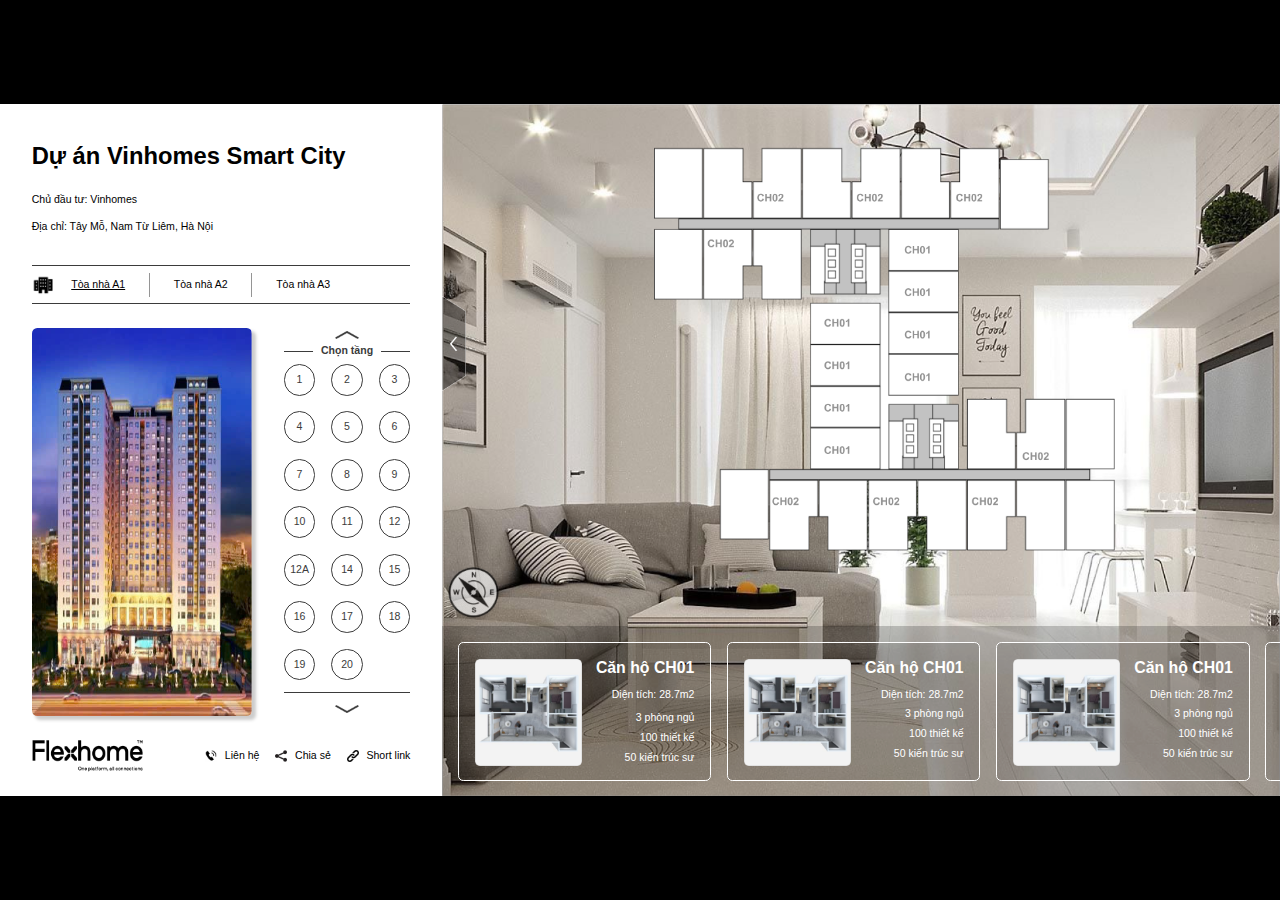
<file: index.html>
<!DOCTYPE html>
<html lang="en">

<head>
    <meta charset="UTF-8">
    <meta name="viewport" content="width=device-width, initial-scale=1.0">
    <title></title>

    <link rel="stylesheet" href="./common.css">
    <link rel="stylesheet" href="./desktop.css">
    <link rel="stylesheet" href="./tablet.css">
    <link rel="stylesheet" href="./mobile.css">


</head>

<body class="flex_center">
    <div class="container">
        <div class="container_left pd_48">
            <h1 class>Dự án Vinhomes Smart City</h1>
            <p class="fs_16 mg_top_36 fs_12_mb mg_top_24_mb">Chủ đầu tư: Vinhomes</p>
            <p class="fs_16 mg_top_24 fs_12_mb">Địa chỉ: Tây Mỗ, Nam Từ Liêm, Hà Nội</p>
            <div class="seclect_tower fs_16  mg_top_48 line_top line_bot mg_top_24_mb ">
                <img src="./imgs/icon-tower 1.png" alt="" class="icon_select mg_r_24">
                <u class="pd_r_36 lh_1125 pd_r_24_mb fs_12_mb">Tòa nhà A1</u>
                <p class="pd_r_36 pd_l_36 bd_l lh_1125 pd_r_24_mb pd_l_24_mb fs_12_mb">Tòa nhà A2</p>
                <p class="pd_l_36 bd_l lh_1125 pd_l_24_mb fs_12_mb">Tòa nhà A3</p>
            </div>
            <div class="content flex_center mg_top_48 mg_t_tb_36 mg_top_24_mb">
                <img src="./imgs/img_tower.jpg" alt="" class="tower_big mg_r_48 bd_r_8">


                <div class="floor_right mg_top_24_mb flex_center">
                    <div class="flex_center">
                        <img src="./imgs/Up.png" alt="" class="icon_u_d_l_r hidden_mb">
                    </div>

                    <!-- <div class="flex_bw ">
                        <div class="line_top"></div>
                        <div class="fs_16">Chọn tầng</div>
                        <div class="line_top"></div>
                    </div> -->
                    <!-- chon tang -->
                    <div>
                        <img src="./imgs/left.png" alt="" class="icon_u_d_l_r hide display icon_mb">
                    </div>
                    <div class="select_floor flex_center fs_16 mg_top_18">
                        <div class="floor flex_center foor_mb ">1</div>
                        <div class="floor flex_center foor_mb ">2</div>
                        <div class="floor flex_center foor_mb ">3</div>
                        <div class="floor flex_center foor_mb ">4</div>
                        <div class="floor flex_center foor_mb ">5</div>
                        <div class="floor flex_center hidden_mb">6</div>
                        <div class="floor flex_center hidden_mb">7</div>
                        <div class="floor flex_center hidden_mb">8</div>
                        <div class="floor flex_center hidden_mb">9</div>
                        <div class="floor flex_center hidden_mb">10</div>
                        <div class="floor flex_center hidden_mb">11</div>
                        <div class="floor flex_center hidden_mb">12</div>
                        <div class="floor flex_center hidden_mb">12A</div>
                        <div class="floor flex_center hidden_mb">14</div>
                        <div class="floor flex_center hidden_mb">15</div>
                        <div class="floor flex_center hidden_mb">16</div>
                        <div class="floor flex_center hidden_mb">17</div>
                        <div class="floor flex_center hidden_mb">18</div>
                        <div class="floor flex_center hidden_mb">19</div>
                        <div class="floor flex_center hidden_mb">20</div>
                        <p class="fs_12_mb">Chọn tầng</p>
                    </div>
                    <div>
                        <img src="./imgs/right.png" alt="" class="icon_u_d_l_r hide display icon_mb">
                    </div>
                    <!-- <div class="line_bot mg_top_18"></div> -->
                    <div class="flex_center">
                        <img src="./imgs/dow.png" alt="" class="icon_u_d_l_r mg_top_18 hidden_mb">
                    </div>

                </div>
            </div>

            <div class="footer_left fs_16 flex_bw mg_top_36 mg_top_24_mb">
                <img src="./imgs/Rectangle.png" alt="" class="icon_logo ">
                <div class="contact flex_center">
                    <div class="contact_info flex_center mg_r_36_mb">
                        <img src="./imgs/Phone.png" class="icon_contact"></img>
                        <p class="mg_r_24 mg_l_12 fs_12_mb">Liên hệ</p>
                    </div>
                    <div class="contact_info flex_center mg_r_36_mb">
                        <img src="./imgs/link.png" class="icon_contact"></img>
                        <p class="mg_r_24 mg_l_12 fs_12_mb">Chia sẻ</p>
                    </div>
                    <div class="contact_info flex_center">
                        <img src="./imgs/lienket.png" class="icon_contact"></img>
                        <p class="mg_l_12 fs_12_mb">Short link</p>
                    </div>
                </div>
            </div>

        </div>


        <div class="container_right f">
            <img src="./imgs/laban.png" alt="">
            <div class="flex_bw">
                <img src="./imgs/nut cuon.png" alt="" class="button_sc">
                <img src="./imgs/room_info.png" alt="" class="room_info">
            </div>
            <div class="footer_right f">
                <div class="flex_bw room  pd_24 space_items">
                    <img src="./imgs/CHO1.png" alt="" class="room_img ">
                    <div class="CHO1">
                        <h2 class="fs_24">Căn hộ CH01</h2>
                        <p class="fs_16 mg_top_18">Diện tích: 28.7m2</p>
                        <p class="fs_16 mg_top_18">3 phòng ngủ</p>
                        <p class="fs_16 mg_top_12">100 thiết kế</p>
                        <p class="fs_16 mg_top_12">50 kiến trúc sư</p>
                    </div>
                </div>
                <div class="flex_bw room  pd_24 space_items">
                    <img src="./imgs/CHO1.png" alt="" class="room_img">
                    <div class="CHO1">
                        <h2 class="fs_24">Căn hộ CH01</h2>
                        <p class="fs_16 mg_top_18">Diện tích: 28.7m2</p>
                        <p class="fs_16 mg_top_12">3 phòng ngủ</p>
                        <p class="fs_16 mg_top_12">100 thiết kế</p>
                        <p class="fs_16 mg_top_12">50 kiến trúc sư</p>
                    </div>
                </div>
                <div class="flex_bw room  pd_24 space_items">
                    <img src="./imgs/CHO1.png" alt="" class="room_img">
                    <div class="CHO1">
                        <h2 class="fs_24">Căn hộ CH01</h2>
                        <p class="fs_16 mg_top_18">Diện tích: 28.7m2</p>
                        <p class="fs_16 mg_top_12">3 phòng ngủ</p>
                        <p class="fs_16 mg_top_12">100 thiết kế</p>
                        <p class="fs_16 mg_top_12">50 kiến trúc sư</p>
                    </div>
                </div>
                <div class="flex_bw room  pd_24 space_items hidden ">
                    <img src="./imgs/CHO1.png" alt="" class="room_img">
                    <div class="CHO1">
                        <h2 class="fs_24">Căn hộ CH01</h2>
                        <p class="fs_16 mg_top_18">Diện tích: 28.7m2</p>
                        <p class="fs_16 mg_top_12">3 phòng ngủ</p>
                        <p class="fs_16 mg_top_12">100 thiết kế</p>
                        <p class="fs_16 mg_top_12">50 kiến trúc sư</p>
                    </div>
                </div>
            </div>
        </div>
    </div>
</body>

</html>
</file>
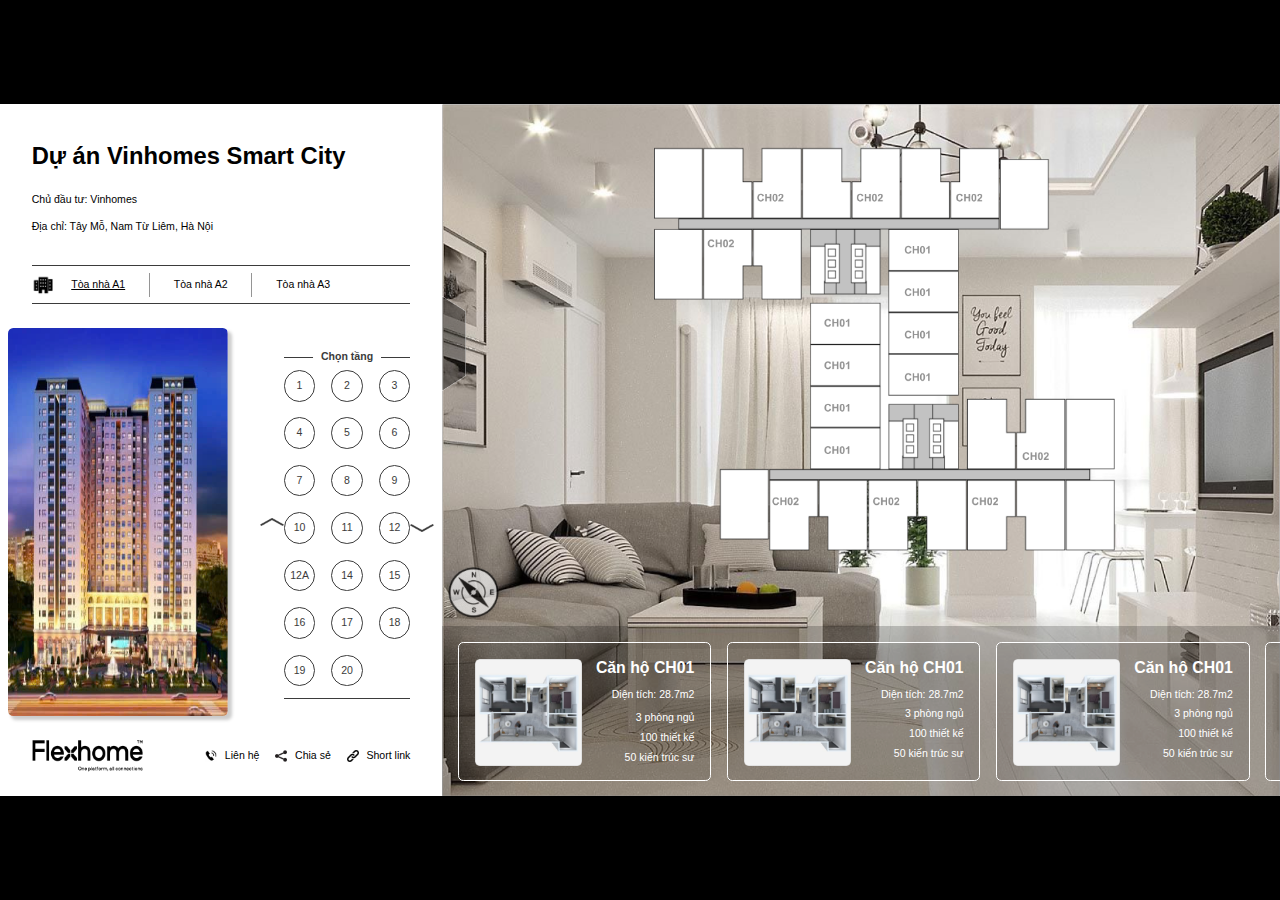
<file: FlexHome.html>
<!DOCTYPE html>
<html lang="en">

<head>
    <meta charset="UTF-8">
    <meta name="viewport" content="width=device-width, initial-scale=1.0">
    <title></title>

    <link rel="stylesheet" href="./common.css">
    <link rel="stylesheet" href="./desktop.css">
    <link rel="stylesheet" href="./tablet.css">
    <link rel="stylesheet" href="./mobile.css">


</head>

<body class="flex_center">
    <div class="container">
        <div class="container_left pd_48">
            <h1 class>Dự án Vinhomes Smart City</h1>
            <p class="fs_16 mg_top_36 fs_12_mb mg_top_24_mb">Chủ đầu tư: Vinhomes</p>
            <p class="fs_16 mg_top_24 fs_12_mb">Địa chỉ: Tây Mỗ, Nam Từ Liêm, Hà Nội</p>
            <div class="seclect_tower fs_16  mg_top_48 line_top line_bot mg_top_24_mb ">
                <img src="./imgs/icon-tower 1.png" alt="" class="icon_select mg_r_24">
                <u class="pd_r_36 lh_1125 pd_r_24_mb fs_12_mb">Tòa nhà A1</u>
                <p class="pd_r_36 pd_l_36 bd_l lh_1125 pd_r_24_mb pd_l_24_mb fs_12_mb">Tòa nhà A2</p>
                <p class="pd_l_36 bd_l lh_1125 pd_l_24_mb fs_12_mb">Tòa nhà A3</p>
            </div>
            <div class="content flex_center mg_top_48 mg_t_tb_36 mg_top_24_mb">
                <img src="./imgs/img_tower.jpg" alt="" class="tower_big mg_r_48 bd_r_8">


                <div class="mg_top_24_mb flex_center">
                    <div class="flex_center">
                        <img src="./imgs/Up.png" alt="" class="icon_u_d_l_r hidden_mb">
                    </div>

                    <!-- <div class="flex_bw ">
                        <div class="line_top"></div>
                        <div class="fs_16">Chọn tầng</div>
                        <div class="line_top"></div>
                    </div> -->
                    <!-- chon tang -->
                    <div>
                        <img src="./imgs/left.png" alt="" class="icon_u_d_l_r hide display icon_mb">
                    </div>
                    <div class="select_floor flex_center fs_16 mg_top_18">
                        <div class="floor flex_center foor_mb ">1</div>
                        <div class="floor flex_center foor_mb ">2</div>
                        <div class="floor flex_center foor_mb ">3</div>
                        <div class="floor flex_center foor_mb ">4</div>
                        <div class="floor flex_center foor_mb ">5</div>
                        <div class="floor flex_center hidden_mb">6</div>
                        <div class="floor flex_center hidden_mb">7</div>
                        <div class="floor flex_center hidden_mb">8</div>
                        <div class="floor flex_center hidden_mb">9</div>
                        <div class="floor flex_center hidden_mb">10</div>
                        <div class="floor flex_center hidden_mb">11</div>
                        <div class="floor flex_center hidden_mb">12</div>
                        <div class="floor flex_center hidden_mb">12A</div>
                        <div class="floor flex_center hidden_mb">14</div>
                        <div class="floor flex_center hidden_mb">15</div>
                        <div class="floor flex_center hidden_mb">16</div>
                        <div class="floor flex_center hidden_mb">17</div>
                        <div class="floor flex_center hidden_mb">18</div>
                        <div class="floor flex_center hidden_mb">19</div>
                        <div class="floor flex_center hidden_mb">20</div>
                        <p class="fs_12_mb">Chọn tầng</p>
                    </div>
                    <div>
                        <img src="./imgs/right.png" alt="" class="icon_u_d_l_r hide display icon_mb">
                    </div>
                    <!-- <div class="line_bot mg_top_18"></div> -->
                    <div class="flex_center">
                        <img src="./imgs/dow.png" alt="" class="icon_u_d_l_r mg_top_18 hidden_mb">
                    </div>

                </div>
            </div>

            <div class="footer_left fs_16 flex_bw mg_top_36 mg_top_24_mb">
                <img src="./imgs/Rectangle.png" alt="" class="icon_logo ">
                <div class="contact flex_center">
                    <div class="contact_info flex_center mg_r_36_mb">
                        <img src="./imgs/Phone.png" class="icon_contact"></img>
                        <p class="mg_r_24 mg_l_12 fs_12_mb">Liên hệ</p>
                    </div>
                    <div class="contact_info flex_center mg_r_36_mb">
                        <img src="./imgs/link.png" class="icon_contact"></img>
                        <p class="mg_r_24 mg_l_12 fs_12_mb">Chia sẻ</p>
                    </div>
                    <div class="contact_info flex_center">
                        <img src="./imgs/lienket.png" class="icon_contact"></img>
                        <p class="mg_l_12 fs_12_mb">Short link</p>
                    </div>
                </div>
            </div>

        </div>


        <div class="container_right f">
            <img src="./imgs/laban.png" alt="">
            <div class="flex_bw">
                <img src="./imgs/Vector.png" alt="" class="button_sc">
                <img src="./imgs/room_info.png" alt="" class="room_info">
            </div>
            <div class="footer_right f">
                <div class="flex_bw room  pd_24 space_items">
                    <img src="./imgs/CHO1.png" alt="" class="room_img ">
                    <div class="CHO1">
                        <h2 class="fs_24">Căn hộ CH01</h2>
                        <p class="fs_16 mg_top_18">Diện tích: 28.7m2</p>
                        <p class="fs_16 mg_top_18">3 phòng ngủ</p>
                        <p class="fs_16 mg_top_12">100 thiết kế</p>
                        <p class="fs_16 mg_top_12">50 kiến trúc sư</p>
                    </div>
                </div>
                <div class="flex_bw room  pd_24 space_items">
                    <img src="./imgs/CHO1.png" alt="" class="room_img">
                    <div class="CHO1">
                        <h2 class="fs_24">Căn hộ CH01</h2>
                        <p class="fs_16 mg_top_18">Diện tích: 28.7m2</p>
                        <p class="fs_16 mg_top_12">3 phòng ngủ</p>
                        <p class="fs_16 mg_top_12">100 thiết kế</p>
                        <p class="fs_16 mg_top_12">50 kiến trúc sư</p>
                    </div>
                </div>
                <div class="flex_bw room  pd_24 space_items">
                    <img src="./imgs/CHO1.png" alt="" class="room_img">
                    <div class="CHO1">
                        <h2 class="fs_24">Căn hộ CH01</h2>
                        <p class="fs_16 mg_top_18">Diện tích: 28.7m2</p>
                        <p class="fs_16 mg_top_12">3 phòng ngủ</p>
                        <p class="fs_16 mg_top_12">100 thiết kế</p>
                        <p class="fs_16 mg_top_12">50 kiến trúc sư</p>
                    </div>
                </div>
                <div class="flex_bw room  pd_24 space_items hidden ">
                    <img src="./imgs/CHO1.png" alt="" class="room_img">
                    <div class="CHO1">
                        <h2 class="fs_24">Căn hộ CH01</h2>
                        <p class="fs_16 mg_top_18">Diện tích: 28.7m2</p>
                        <p class="fs_16 mg_top_12">3 phòng ngủ</p>
                        <p class="fs_16 mg_top_12">100 thiết kế</p>
                        <p class="fs_16 mg_top_12">50 kiến trúc sư</p>
                    </div>
                </div>
            </div>
        </div>
    </div>
</body>

</html>
</file>
<file: common.css>
@media only screen and (max-aspect-ratio:1940/1050)and (min-width:768px) {
    html {
        font-size: 0.0515463917525773vw;
    }

    .container {
        height: auto;
        width: 100vw;
    }
}

@media only screen and (min-aspect-ratio:1940/1050)and (min-width:768px) {
    html {
        font-size: 0.0952380952380952vh;
    }

    .container {
        height: 100vh;
        width: unset;
    }
}

@media only screen and (max-aspect-ratio:3/4)and (max-width:768px) {
    html {
        font-size: 0.1302083333333333vw;
    }

    .container {
        height: unset;
        width: 100vw;
    }
}

@media only screen and (min-aspect-ratio:3/4)and (max-width:768px) {
    html {
        font-size: 0.09765625vh;
    }

    .container {
        height: 100vh;
        width: unset;
    }
}

@media only screen and (max-aspect-ratio:9/20)and (max-width:480px) {
    html {
        font-size: 0.2083333333333333vw;
    }

    .container {
        height: unset;
        width: 100vw;
    }
}

@media only screen and (min-aspect-ratio:9/20)and (max-width:480px) {
    html {
        font-size: 0.0937505859411621vh;
    }

    .container {
        height: 100vh;
        width: unset;
    }
}

* {
    font-family: Arial, Helvetica, sans-serif;
    margin: 0;
    padding: 0;
    box-sizing: border-box;
    line-height: 1.125;
}

.mg_top_48 {
    margin-top: 48rem;
}

.mg_top_36 {
    margin-top: 36rem;
}

.mg_top_24 {
    margin-top: 24rem;
}

.mg_top_18 {
    margin-top: 18rem;
}

.mg_top_12 {
    margin-top: 12rem;
}

.mg_l_12 {
    margin-left: 12rem;
}

.mg_l_24 {
    margin-left: 24rem;
}

.mg_r_48 {
    margin-right: 48rem;
}

.mg_r_24 {
    margin-right: 24rem;
}

.space_items {
    margin-top: 24rem;
    margin-bottom: 24rem;
    margin-left: 24rem;
}

.icon_logo {
    width: 168rem;
    height: 48rem;
}

.icon_contact {
    width: 18rem;
    height: 18rem;
}

.icon_u_d_l_r {
    width: 36rem;
    height: 12rem;
}

.floor {
    width: 48rem;
    height: 48rem;
    color: #3B3B3B;
    text-align: center;
    border-radius: 50%;
    border: solid 1rem;
    align-items: center;
}

.bd_r_8 {
    border-radius: 8rem;
}

.room {
    background-color: rgba(0, 0, 0, 0.1);
    ;
    border: solid 1rem;
    border-color: rgba(255, 255, 255, 1);
    color: rgba(255, 255, 255, 1);
    border-radius: 8rem;
    width: 384rem;
    height: 210rem;
}

.room_img {
    width: 162rem;
    height: 162rem;
}

.fs_24 {
    font-size: 24rem;
}

.fs_16 {
    font-size: 16rem;
}

.lh_1125 {
    line-height: 1.125;
}

.fw_700 {
    font-weight: 700;
}

.fw-400 {
    font-weight: 400;
}

.f {
    display: flex;
}

.flex_bw {
    display: flex;
    justify-content: space-between;
}

.flex_center {
    display: flex;
    justify-content: center;
    align-items: center;
}

.hide {
    display: none;
}

.line_top {
    height: 1rem;
    border-top: 1rem solid rgba(59, 59, 59, 1);
}

.line_bot {
    border-bottom: 1rem solid rgba(59, 59, 59, 1);
}

.pd_24 {
    padding: 24rem;
}

.pd_r_36 {
    padding-right: 36rem;
}

.pd_l_36 {
    padding-left: 36rem;
}

.pd_48 {
    padding: 0rem 48rem;
}

.bd_l {
    border-left: solid 1rem rgba(0, 0, 0, 0.417);
}

@media (min-width: 769px) {
    .mg_t_tb_36 {
        margin-top: 36rem;
    }
}

@media (max-width: 480px) {
    .fs_12_mb {
        font-size: 12rem;
    }

    .fs_24_mb {
        font-size: 24rem;
    }

    .mg_r_36_mb {
        margin-right: 36rem;
    }

    .pd_r_24_mb {
        padding-right: 24rem;
    }

    .pd_l_24_mb {
        padding-left: 24rem;
    }

    .foor_mb {
        width: 36rem;
        height: 36rem;
    }

    .mg_top_24_mb {
        margin-top: 24rem;
    }

    .hidden_mb {
        display: none;
    }

    .display {
        display: block;
    }
}
</file>
<file: desktop.css>
.container {
    background-color: #ffffff;
    display: grid;
    grid-template-columns: 670rem 1270rem;
    margin: 0rem auto;
    aspect-ratio: 1940/1050;
}

.container_left {
    padding-top: 60rem;
}

.container_right {
    background-image: url('./imgs/Bg_img.png');
    background-size: cover;
    flex-direction: column;
    justify-content: space-between;
}

body {
    background-color: black;
    width: 100vw;
    height: 100vh;
}

.select_floor {
    padding: 18rem 0;
    border-top: 1rem solid #3b3b3b;
    border-bottom: 1rem solid #3b3b3b;
    position: relative;
}

.select_floor p {
    position: absolute;
    top: -11rem;
    left: 50%;
    transform: translateX(-50%);
    background-color: #ffffff;
    padding: 0 12rem;
    white-space: nowrap;
    font-weight: 700;
    color: rgba(59, 59, 59, 1);
}

.footer_right {
    align-items: end;
    overflow: hidden;
    width: 1270rem;
    height: 258rem;
}

.footer_right {
    background-color: rgba(0, 0, 0, 0.2);
    display: flex;
    align-items: center;
}

.container_left h1 {
    font-size: 36rem;
}

.icon_select {
    width: 36rem;
    height: 36rem;
}

.tower_big {
    box-shadow: 5rem 5rem 5rem 0rem rgba(0, 0, 0, 0.2);
    width: 334rem;
    height: 588rem;
}

.flex_center.fs_16 {
    display: grid;
    grid-template-columns: repeat(3, 1fr);
    gap: 24rem;
}

.container_right>img:first-child {
    width: 96rem;
    height: 96rem;
    position: relative;
    top: 696rem;
}

.room_info {
    position: relative;
    top: -72rem;
    width: 698rem;
    height: 624rem;
    margin: 0rem 286rem;
}

.button_sc {
    width: 36rem;
    height: 144rem;
    position: relative;
    top: 160rem;
}

.seclect_tower {
    display: flex;
    align-items: center;
    height: 60rem;
}

.room {
    flex: 0 0 384rem;
}

.floor:hover {
    background-color: black;
    color: #ffffff;
    cursor: pointer;
}

.room:hover {
    background: rgba(255, 255, 255, 0.2);
}

.CHO1 {
    text-align: end;
}

.seclect_tower u .container {
    display: grid;
    grid-template-columns: 670rem 1270rem;
    margin: 0rem auto;
    aspect-ratio: 1940/1050;
}

.container_left {
    padding-top: 60rem;
}

.container_right {
    background-image: url('./imgs/Bg_img.png');
    background-size: cover;
    flex-direction: column;
    justify-content: space-between;
}

body {
    width: 100vw;
    height: 100vh;
}

.select_floor {
    padding: 18rem 0;
    border-top: 1rem solid #3b3b3b;
    border-bottom: 1rem solid #3b3b3b;
    position: relative;
}

.select_floor p {
    position: absolute;
    top: -11rem;
    left: 50%;
    transform: translateX(-50%);
    background-color: #ffffff;
    padding: 0 12rem;
    white-space: nowrap;
    font-weight: 700;
    color: rgba(59, 59, 59, 1);
}

.footer_right {
    align-items: end;
    overflow: hidden;
    width: 1270rem;
    height: 258rem;
}

.footer_right {
    background-color: rgba(0, 0, 0, 0.2);
    display: flex;
    align-items: center;
}

.container_left h1 {
    font-size: 36rem;
}

.icon_select {
    width: 36rem;
    height: 36rem;
}

.tower_big {
    box-shadow: 5rem 5rem 5rem 0rem rgba(0, 0, 0, 0.2);
    width: 334rem;
    height: 588rem;
}

.flex_center.fs_16 {
    display: grid;
    grid-template-columns: repeat(3, 1fr);
    gap: 24rem;
}

.container_right>img:first-child {
    width: 96rem;
    height: 96rem;
    position: relative;
    top: 696rem;
}

.room_info {
    position: relative;
    top: -72rem;
    width: 698rem;
    height: 624rem;
    margin: 0rem 286rem;
}

.button_sc {
    width: 36rem;
    height: 144rem;
    position: relative;
    top: 160rem;
}

.seclect_tower {
    display: flex;
    align-items: center;
    height: 60rem;
}

.room {
    flex: 0 0 384rem;
}

.floor:hover {
    background-color: black;
    color: #ffffff;
    cursor: pointer;
}

.room:hover {
    background: rgba(255, 255, 255, 0.2);
}

.CHO1 {
    text-align: end;
}

.seclect_tower>p,
u {
    padding-top: 9rem;
    padding-bottom: 9rem;
}


.floor_right {
    flex-direction: column;
}

.floor_right {
    flex-direction: column;
}
</file>
<file: tablet.css>
@media (max-width:768px) {
    .container {
        display: grid;
        grid-template-columns: 670fr 98rem;
        aspect-ratio: 3/4;
    }

    .container_left {
        padding-top: 48rem;
    }

    .container_right {
        overflow: hidden;
    }

    .footer_right {
        height: 232rem;
        display: flex;
        align-items: center;
    }

    .room_info {
        margin: 0 24rem;
    }
}
</file>
<file: mobile.css>
@media (max-width:481px) {
    .container {
        display: grid;
        grid-template-columns: 384rem 96rem;
        margin: 0rem auto;
        aspect-ratio: 9/20;
    }

    .seclect_tower u,
    p {
        padding-top: 5rem;
        padding-bottom: 5rem;
    }

    .icon_select {
        width: 24rem;
        height: 24rem;
        margin-right: 18rem
    }

    .container_left {
        padding-left: 18rem;
        padding-right: 18rem;
    }

    .container_left h1 {
        font-size: 24rem;
    }

    .container_left>p:nth-of-type(2) {
        margin-top: 18rem;
    }

    .tower_big {
        width: 348rem;
        height: 612rem;
        margin: 0;
    }

    .content {
        flex-direction: column;
    }

    .icon_mb {
        width: 12rem;
        height: 36rem;
    }

    .flex_center.fs_16 {
        display: flex;
        gap: 30rem;
        margin: 0 12rem;
    }

    .select_floor p {
        top: -7rem
    }

    .footer_left {
        flex-direction: column;
        align-items: center;
    }

    .contact {
        margin-top: 12rem;
    }

    .floor_right {
        flex-direction: row;
    }
}
</file>
